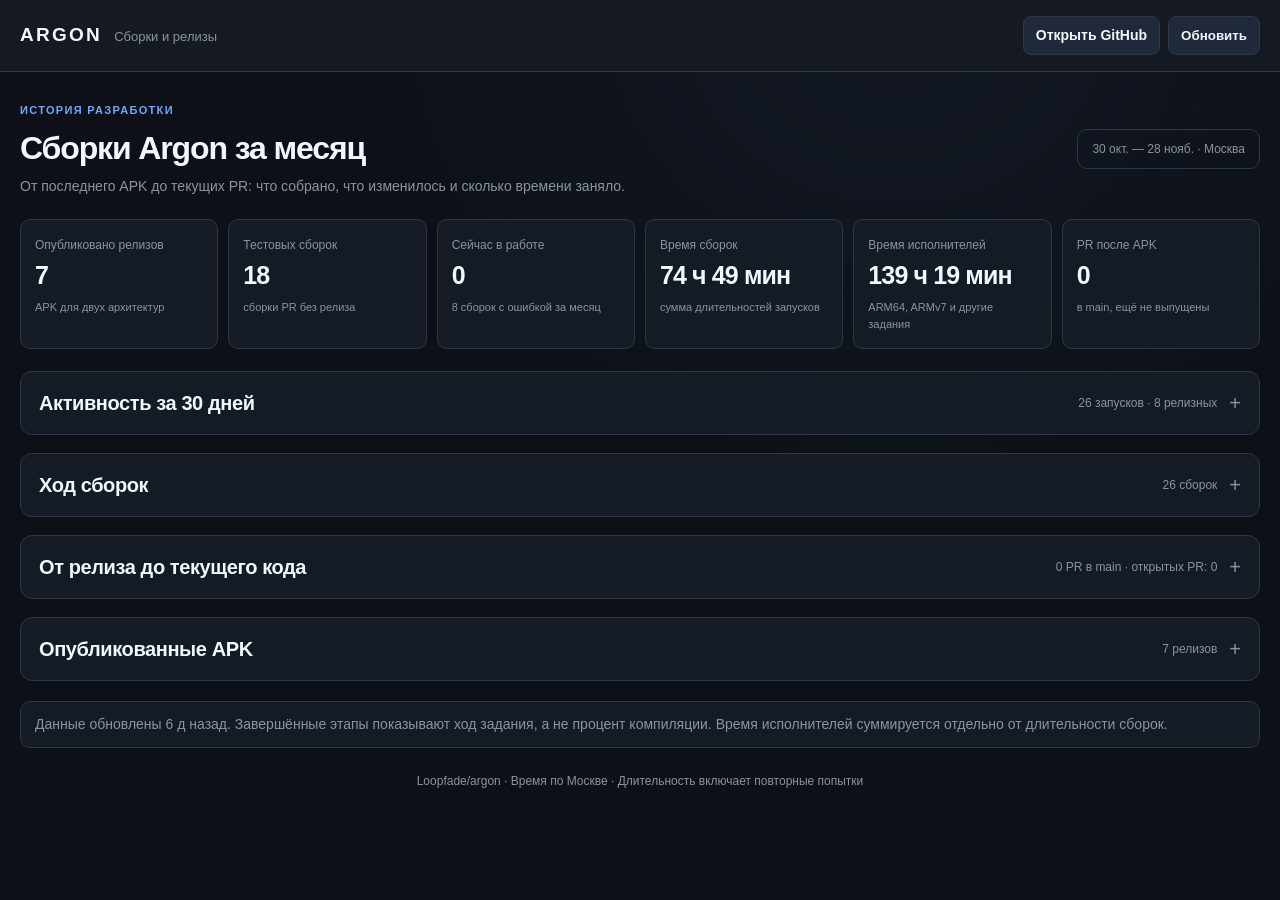
<file: index.html>
<!doctype html>
<html lang="ru">
<head>
  <meta charset="utf-8">
  <meta name="viewport" content="width=device-width, initial-scale=1">
  <meta name="color-scheme" content="dark">
  <title>Argon — сборки и релизы</title>
  <style>
    :root{
      --bg:#0d1117;--panel:#161b22;--panel2:#21262d;--border:#30363d;
      --text:#f0f6fc;--muted:#8b949e;--green:#3fb950;--yellow:#d29922;
      --red:#f85149;--blue:#58a6ff;--purple:#bc8cff;
    }
    *{box-sizing:border-box}
    html{background:var(--bg)}
    body{
      margin:0;color:var(--text);background:var(--bg);
      font:14px/1.5 -apple-system,BlinkMacSystemFont,"Segoe UI",Helvetica,Arial,sans-serif;
    }
    a{color:var(--blue);text-decoration:none}
    a:hover{text-decoration:underline}
    .wrap{max-width:1280px;margin:0 auto;padding:0 20px 48px}
    header{
      position:sticky;top:0;z-index:10;background:rgba(22,27,34,.96);
      backdrop-filter:blur(12px);border-bottom:1px solid var(--border)
    }
    .head{
      max-width:1280px;margin:0 auto;padding:16px 20px;display:flex;
      align-items:center;gap:16px;justify-content:space-between
    }
    .brand{display:flex;align-items:baseline;gap:12px;min-width:0}
    .brand strong{font-size:22px;letter-spacing:.02em}
    .brand span{color:var(--muted);white-space:nowrap;overflow:hidden;text-overflow:ellipsis}
    .actions{display:flex;gap:8px}
    button,.button{
      appearance:none;border:1px solid var(--border);background:var(--panel2);
      color:var(--text);border-radius:8px;padding:8px 12px;font-weight:600;
      cursor:pointer;text-decoration:none
    }
    button:hover,.button:hover{border-color:#6e7681;text-decoration:none}
    button:disabled{opacity:.6;cursor:default}
    .hero{
      margin:24px 0 20px;padding:22px;border:1px solid var(--border);
      background:var(--panel);border-radius:14px
    }
    .hero-top{display:flex;justify-content:space-between;gap:20px;align-items:flex-start}
    .hero h1{margin:0 0 4px;font-size:30px}
    .meta{color:var(--muted)}
    .pill{
      display:inline-flex;align-items:center;gap:8px;border:1px solid var(--border);
      border-radius:999px;padding:8px 12px;font-weight:700;white-space:nowrap
    }
    .dot{width:10px;height:10px;border-radius:50%;background:var(--muted);display:inline-block}
    .status-success .dot{background:var(--green)}
    .status-failure .dot{background:var(--red)}
    .status-progress .dot{background:var(--yellow)}
    .status-queued .dot{background:var(--blue)}
    .status-cancelled .dot,.status-skipped .dot{background:var(--muted)}
    .metrics{
      display:grid;grid-template-columns:repeat(5,minmax(0,1fr));gap:10px;margin-top:20px
    }
    .metric{
      padding:12px 14px;border:1px solid var(--border);background:var(--bg);border-radius:10px
    }
    .metric-label{color:var(--muted);font-size:12px}
    .metric-value{font-weight:800;font-size:18px;margin-top:3px;white-space:nowrap;overflow:hidden;text-overflow:ellipsis}
    .section-title{margin:26px 0 12px;font-size:20px}
    .pipeline{display:grid;grid-template-columns:repeat(5,minmax(0,1fr));gap:12px}
    .stage,.card{
      border:1px solid var(--border);background:var(--panel);border-radius:12px;padding:16px
    }
    .stage-name{display:flex;gap:10px;align-items:center;font-weight:700;min-height:42px}
    .stage-status{margin-top:12px;font-weight:800}
    .stage-detail{margin-top:5px;color:var(--muted);font-size:12px;min-height:36px}
    .stage-time{font-size:20px;font-weight:800;margin-top:10px}
    .timeline{
      border:1px solid var(--border);background:var(--panel);border-radius:12px;padding:16px
    }
    .timeline-row{
      display:grid;grid-template-columns:150px minmax(0,1fr) 90px;gap:12px;align-items:center;
      min-height:44px;border-top:1px solid rgba(48,54,61,.55)
    }
    .timeline-row:first-child{border-top:0}
    .timeline-label{font-weight:700}
    .timeline-time{text-align:right;color:var(--muted);font-variant-numeric:tabular-nums}
    .track{position:relative;height:18px;background:var(--bg);border:1px solid var(--border);border-radius:999px;overflow:hidden}
    .bar{position:absolute;top:0;bottom:0;min-width:3px;border-radius:999px;background:var(--blue)}
    .bar.success{background:var(--green)}
    .bar.progress{background:var(--yellow)}
    .bar.failure{background:var(--red)}
    .architecture-grid{display:grid;grid-template-columns:1fr 1fr;gap:16px}
    details.arch{
      border:1px solid var(--border);background:var(--panel);border-radius:12px;overflow:hidden
    }
    details.arch summary{
      list-style:none;cursor:pointer;padding:16px;display:flex;gap:12px;align-items:center;
      justify-content:space-between
    }
    details.arch summary::-webkit-details-marker{display:none}
    .arch-title{display:flex;gap:10px;align-items:center;font-weight:800;font-size:16px}
    .arch-summary{display:flex;flex-wrap:wrap;gap:8px;align-items:center;color:var(--muted);font-variant-numeric:tabular-nums}
    .arch-body{border-top:1px solid var(--border);padding:0 16px 14px}
    .arch-metrics{display:flex;flex-wrap:wrap;gap:8px;margin:14px 0}
    .mini{
      padding:7px 9px;border:1px solid var(--border);border-radius:8px;background:var(--bg);color:var(--muted)
    }
    .mini strong{color:var(--text)}
    .attempt-heading{margin:18px 0 8px;color:var(--muted);font-weight:600}
    .step{
      display:grid;grid-template-columns:minmax(0,1fr) 90px 90px;gap:10px;
      padding:8px 0;border-top:1px solid rgba(48,54,61,.55);align-items:center
    }
    .step:first-child{border-top:0}
    .step-name{min-width:0;white-space:nowrap;overflow:hidden;text-overflow:ellipsis}
    .step-status{font-size:12px;font-weight:800}
    .step-time{text-align:right;color:var(--muted);font-variant-numeric:tabular-nums}
    .grid{display:grid;grid-template-columns:minmax(0,2fr) minmax(300px,1fr);gap:16px;align-items:start}
    .history{overflow:hidden;padding:0}
    .run{
      display:grid;grid-template-columns:70px 1.2fr .7fr 100px 110px auto;gap:12px;
      align-items:center;padding:14px 16px;border-top:1px solid var(--border)
    }
    .run:first-child{border-top:0}
    .history button.run{
      width:100%;border-left:0;border-right:0;border-bottom:0;border-radius:0;
      background:transparent;color:inherit;text-align:left
    }
    .history button.run:hover{background:var(--panel2)}
    .history button.run.selected{background:var(--panel2);box-shadow:inset 3px 0 var(--blue)}
    .run-num{font-weight:800;font-size:16px}
    .run-kind,.run-time{color:var(--muted)}
    .run-sha{font-family:ui-monospace,SFMono-Regular,Menlo,Consolas,monospace}
    .run-duration{font-variant-numeric:tabular-nums;font-weight:700}
    .run-status{font-weight:700}
    .side-stack{display:grid;gap:16px}
    .card h3{margin:0 0 14px;font-size:17px}
    .kv{display:grid;grid-template-columns:1fr auto;gap:8px 12px;margin-top:8px}
    .kv .k{color:var(--muted)}
    .artifacts li{overflow-wrap:anywhere}
    .artifacts{margin:8px 0 0;padding-left:18px}
    .artifact-size{color:var(--muted);margin-left:5px}
    .note{
      margin-top:20px;color:var(--muted);padding:12px 14px;
      border:1px solid var(--border);border-radius:10px;background:var(--panel)
    }
    .error{border-color:rgba(248,81,73,.55);color:#ffb4ad}
    .skeleton{color:var(--muted)}
    .success-text{color:var(--green)}.failure-text{color:var(--red)}
    .progress-text{color:var(--yellow)}.muted-text{color:var(--muted)}
    footer{margin-top:24px;color:var(--muted);font-size:12px;text-align:center}
    @media(max-width:1000px){
      .metrics,.pipeline{grid-template-columns:1fr 1fr}
      .architecture-grid,.grid{grid-template-columns:1fr}
      .run{grid-template-columns:62px 1fr 90px auto}
      .run-sha,.run-time{display:none}
    }
    @media(max-width:620px){
      .head{align-items:flex-start}.brand{display:block}.brand span{display:block;margin-top:2px}
      .actions .button{display:none}.hero-top{display:block}.hero .pill{margin-top:14px}
      .metrics,.pipeline{grid-template-columns:1fr}.hero h1{font-size:25px}
      .timeline-row{grid-template-columns:105px minmax(0,1fr);gap:8px}
      .timeline-time{grid-column:2;text-align:left;margin-top:-8px;padding-bottom:6px}
      .architecture-grid{grid-template-columns:1fr}
      .arch-summary{display:block;text-align:right}
      .step{grid-template-columns:minmax(0,1fr) 72px}
      .step-status{display:none}
      .run{grid-template-columns:55px 1fr auto}.run-duration{display:none}
    }

    :root{--blue:#70a7ff;--purple:#bb9aff;--panel:#151b25;--panel2:#202939;--border:#2d3748}
    body{background:radial-gradient(ellipse at 70% 0,rgba(72,92,155,.1),transparent 40%),var(--bg)}
    .head{gap:12px}.brand strong{letter-spacing:.12em;font-size:19px}.brand span{font-size:13px}
    .intro{display:flex;gap:20px;justify-content:space-between;align-items:center;margin:30px 0 22px}
    .intro h1{font-size:32px;line-height:1.2;margin:0 0 9px;letter-spacing:-.035em}.intro p{margin:0;color:var(--muted)}
    .eyebrow{font-size:11px;text-transform:uppercase;letter-spacing:.12em;color:var(--blue);margin-bottom:10px;font-weight:700}
    .period{padding:10px 14px;border:1px solid var(--border);border-radius:10px;white-space:nowrap;font-size:12px;color:var(--muted)}
    .overview-metrics{display:grid;grid-template-columns:repeat(6,minmax(0,1fr));gap:10px;margin-bottom:22px}
    .overview-metrics .metric-value{font-size:25px;letter-spacing:-.035em}.overview-metrics .metric{padding:16px 14px;background:var(--panel)}
    .metric-hint{color:var(--muted);font-size:11px;margin-top:5px;min-height:16px}
    .section-head{display:flex;align-items:center;justify-content:space-between;gap:12px;margin:25px 0 12px;flex-wrap:wrap}
    .section-head h2{font-size:20px;margin:0;letter-spacing:-.02em}.section-head .meta{font-size:12px}
    .month-card{padding:20px}.month-grid{display:grid;grid-template-columns:repeat(30,minmax(0,1fr));gap:5px;margin:22px 0 14px}
    .day{min-width:0;padding:0;border:1px solid var(--border);border-radius:5px;min-height:83px;display:flex;flex-direction:column;align-items:center;justify-content:flex-end;gap:5px;background:var(--bg);font-weight:400}
    .day:hover,.day[aria-pressed=true]{border-color:var(--blue);background:rgba(112,167,255,.1)}
    .day-bars{height:44px;display:flex;align-items:flex-end;gap:2px;width:70%;justify-content:center}.day-bar{width:40%;min-height:0;border-radius:2px 2px 0 0;background:var(--blue)}.day-bar.test{background:var(--purple)}
    .day.failed{box-shadow:inset 0 2px var(--red)}.day-num{font-size:10px;color:var(--muted);padding-bottom:5px}
    .legend{display:flex;gap:17px;align-items:center;flex-wrap:wrap;font-size:12px;color:var(--muted)}.legend i{display:inline-block;width:8px;height:8px;border-radius:2px;margin-right:6px}
    .legend .date-reset{margin-left:auto;font-size:11px;padding:4px 8px}.type-tag{display:inline-flex;border-radius:5px;padding:3px 7px;font-size:10px;font-weight:700;letter-spacing:.03em;background:rgba(112,167,255,.12);color:var(--blue);white-space:nowrap}.type-tag.test{background:rgba(187,154,255,.12);color:var(--purple)}.type-tag.legacy{background:var(--panel2);color:var(--muted)}
    .filters{display:flex;gap:5px;flex-wrap:wrap}.filter{font-size:12px;font-weight:500;padding:7px 10px;background:transparent}.filter[aria-pressed=true]{background:var(--panel2);border-color:var(--blue);color:var(--blue)}
    .build-list{padding:0;overflow:hidden}.build-row{display:grid;grid-template-columns:minmax(0,1fr) 40px;border-top:1px solid var(--border)}.build-row:first-child{border-top:0}.build-row.selected{background:rgba(112,167,255,.06);box-shadow:inset 3px 0 var(--blue)}
    .build-select{border:0;background:none;border-radius:0;width:100%;padding:16px 18px;display:grid;grid-template-columns:minmax(220px,1.7fr) minmax(120px,1fr) 100px 100px;align-items:center;gap:18px;text-align:left;font-weight:400}.build-select:hover{background:rgba(255,255,255,.025)}
    .build-name{display:flex;gap:9px;align-items:center;flex-wrap:wrap;font-weight:700}.build-sub{font-size:11px;color:var(--muted);margin-top:5px;overflow:hidden;text-overflow:ellipsis;white-space:nowrap}.build-version{color:var(--text);font-weight:600}.build-ref{white-space:normal;overflow-wrap:anywhere}.build-duration{font-weight:700;font-variant-numeric:tabular-nums;font-size:13px}.build-status{font-size:11px;font-weight:700}
    .build-link{display:flex;align-items:center;justify-content:center;font-size:18px;color:var(--muted)}.stage-meter{height:4px;background:var(--border);border-radius:99px;overflow:hidden;margin:7px 0 4px}.stage-meter span{display:block;height:100%;background:var(--blue)}.stage-count{font-size:11px;color:var(--muted)}
    .empty{padding:28px 18px;color:var(--muted);font-size:13px;text-align:center}.load-more{width:100%;margin-top:10px;font-size:12px}.detail-panel{margin-top:22px;background:var(--panel);border:1px solid var(--border);border-radius:14px;padding:22px}
    .detail-panel h2{margin:0 0 6px;font-size:21px}.detail-heading{display:flex;gap:15px;justify-content:space-between;align-items:start}.detail-heading .pill{font-size:11px;padding:6px 10px}.detail-panel .pipeline{grid-template-columns:repeat(5,minmax(0,1fr));gap:8px;margin:17px 0}.detail-panel .stage{padding:12px;background:var(--bg)}.stage-name{font-size:12px;min-height:32px}.stage-status{font-size:11px}.stage-time{font-size:16px}.stage-detail{min-height:30px;font-size:10px}
    .detail-meta{display:flex;gap:14px;align-items:center;flex-wrap:wrap;font-size:12px;color:var(--muted);margin-top:12px}.detail-panel .metrics{grid-template-columns:repeat(3,minmax(0,1fr));margin-top:16px}.detail-panel .metric-value{font-size:15px}.detail-panel .timeline{background:var(--bg);margin-top:14px}.architecture-grid{margin-top:14px}
    .change-grid{display:grid;grid-template-columns:minmax(0,1.2fr) minmax(0,1fr);gap:16px;align-items:start}.change-grid h3{font-size:17px}.subtle{font-size:12px;color:var(--muted)}.diff-values{display:flex;gap:12px;align-items:center;flex-wrap:wrap;margin:12px 0;font-size:13px}.add{color:var(--green)}.del{color:var(--red)}
    .pr-item{padding:15px 0;border-top:1px solid var(--border)}.pr-item:first-child{border-top:0;padding-top:0}.pr-item h4{margin:0 0 7px;font-size:14px;line-height:1.5;overflow-wrap:anywhere}.pr-item p{margin:6px 0;font-size:12px;color:var(--muted)}.pr-links{display:flex;gap:14px;flex-wrap:wrap;margin-top:9px;font-size:12px}.pr-state{font-size:11px;color:var(--muted)}
    .release-list{display:grid;gap:12px}.release-item{padding:16px;border:1px solid var(--border);border-radius:10px;background:var(--bg)}.release-top{display:flex;gap:15px;justify-content:space-between;align-items:start}.release-title{font-weight:700;font-size:16px}.pr-number{font-size:23px;line-height:1;font-weight:800;color:var(--blue);text-align:right;white-space:nowrap}.pr-number small{display:block;font-size:10px;margin-top:5px;color:var(--muted);font-weight:400}.downloads{display:flex;gap:8px;margin-top:12px;flex-wrap:wrap}.download{font-size:11px;padding:5px 9px;border:1px solid var(--border);border-radius:6px}.pr-list{padding-left:19px;margin:10px 0;color:var(--muted);font-size:12px}.pr-list li{margin-top:5px}
    .files{margin-top:12px;border-top:1px solid var(--border);font-size:12px}.files summary{cursor:pointer;padding-top:12px;color:var(--muted)}.file-row{display:grid;grid-template-columns:minmax(0,1fr) auto;gap:10px;padding:8px 0;border-bottom:1px solid var(--border)}.file-path{font-family:ui-monospace,monospace;font-size:11px;overflow-wrap:anywhere}.file-stats{white-space:nowrap}.notice-small{padding:12px 0;color:var(--muted);font-size:12px}.detail-panel[hidden]{display:none}
    @media(max-width:1050px){.overview-metrics{grid-template-columns:repeat(3,minmax(0,1fr))}.build-select{grid-template-columns:minmax(180px,1.5fr) minmax(100px,1fr) 95px}.build-status{display:none}.change-grid{grid-template-columns:1fr}.detail-panel .pipeline{grid-template-columns:repeat(3,minmax(0,1fr))}.day{min-height:75px}.month-grid{gap:3px}}
    @media(max-width:620px){.wrap{padding:0 14px 30px}.head{padding:13px 14px}.brand strong{font-size:17px}.brand span{font-size:11px}.actions{gap:5px}.actions .button{display:none}button{padding:7px 10px}.intro{margin:23px 0 18px;align-items:start;flex-direction:column;gap:12px}.intro h1{font-size:28px}.intro p{font-size:12px}.period{font-size:11px;padding:6px 9px}.overview-metrics{grid-template-columns:repeat(2,minmax(0,1fr));gap:8px}.overview-metrics .metric-value{font-size:23px}.overview-metrics .metric{padding:13px 12px}.metric-label{font-size:11px}.metric-hint{font-size:10px}.month-card{padding:14px}.month-grid{grid-template-columns:repeat(15,minmax(0,1fr));gap:4px;margin-top:14px}.day{min-height:65px}.day-bars{height:34px}.section-head h2{font-size:18px}.filters{width:100%}.filter{flex:1;padding:7px 6px;font-size:11px}.build-select{padding:14px 13px;grid-template-columns:minmax(0,1fr) 78px;gap:8px}.build-progress{grid-column:1;grid-row:2}.build-duration{grid-column:2;grid-row:1;font-size:11px;text-align:right}.build-status{display:block;grid-column:2;grid-row:2;text-align:right;font-size:10px}.build-row{grid-template-columns:minmax(0,1fr) 26px}.type-tag{font-size:9px}.build-name{font-size:12px;gap:6px}.detail-panel{padding:16px 12px}.detail-heading{display:block}.detail-heading .pill{margin-top:10px}.detail-panel .pipeline{grid-template-columns:repeat(2,minmax(0,1fr))}.detail-panel .metrics{grid-template-columns:repeat(2,minmax(0,1fr))}.detail-panel h2{font-size:18px}.stage-detail{min-height:0}.detail-meta{font-size:11px;gap:8px}.architecture-grid{gap:9px}.release-title{font-size:14px}.legend{gap:10px;font-size:10px}.pr-item h4{font-size:13px}.timeline{padding:10px}.step-name{white-space:normal}.step{font-size:11px}.kv{grid-template-columns:minmax(0,1fr) auto}.release-top{gap:8px}}

    .section-collapse{margin-top:18px;border:1px solid var(--border);background:var(--panel);border-radius:12px;overflow:hidden}
    .section-collapse>summary.section-head{margin:0;padding:16px 18px;list-style:none;cursor:pointer}
    .section-collapse>summary h2{flex:1}.section-collapse>summary::after,.release-top::after,.pr-summary::after{content:"+";color:var(--muted);font-size:20px;font-weight:400}
    .section-collapse[open]>summary::after,.release-item[open]>.release-top::after,.pr-item[open]>.pr-summary::after{content:"−"}
    .section-content{padding:0 16px 16px}.section-collapse .month-card,.section-collapse .build-list{border:0;border-radius:0}
    .section-collapse .month-card{padding-top:0}.build-filters{padding:0 16px 12px}.build-row{display:block}.build-select{list-style:none;cursor:pointer;position:relative;padding-right:42px}
    .build-select::after{content:"+";position:absolute;right:16px;top:50%;transform:translateY(-50%);color:var(--muted);font-size:20px}.build-row[open]>.build-select::after{content:"−"}
    .build-select::-webkit-details-marker,.section-collapse>summary::-webkit-details-marker,.release-top::-webkit-details-marker,.pr-summary::-webkit-details-marker{display:none}
    .build-row[open]{box-shadow:inset 3px 0 var(--blue)}.build-body>.detail-panel{margin:0;border:0;border-top:1px solid var(--border);border-radius:0;background:var(--bg)}
    .release-top,.pr-summary{list-style:none;cursor:pointer}.release-top{align-items:center}.release-body{padding-top:12px}.pr-summary{display:flex;gap:12px;align-items:center}.pr-summary h4{flex:1;margin:0}.pr-body{padding-top:10px}
    .release-list{padding:0 16px 16px}.section-collapse .load-more{margin:0;border-radius:0;border-width:1px 0 0}.build-actions{display:flex;gap:14px;flex-wrap:wrap;font-size:12px}
  </style>
</head>
<body>
<header><div class="head"><div class="brand"><strong>ARGON</strong><span>Сборки и релизы</span></div><div class="actions"><a class="button" href="https://github.com/Loopfade/argon/actions">Открыть GitHub</a><button id="refresh" type="button">Обновить</button></div></div></header>
<main class="wrap">
  <section class="intro"><div><div class="eyebrow">История разработки</div><h1>Сборки Argon за месяц</h1><p>От последнего APK до текущих PR: что собрано, что изменилось и сколько времени заняло.</p></div><div class="period" id="period">Последние 30 дней · Москва</div></section>
  <section class="overview-metrics" id="overview-metrics" aria-label="Итоги за месяц"></section>
  <details class="section-collapse" data-fold="activity"><summary class="section-head"><h2>Активность за 30 дней</h2><span class="meta" id="month-total"></span></summary><section class="card month-card"><div class="month-grid" id="month-grid" aria-label="Сборки по дням"></div><div class="legend"><span><i style="background:var(--blue)"></i>Релизные</span><span><i style="background:var(--purple)"></i>Тестовые</span><span><i style="background:var(--red)"></i>Были ошибки</span><button class="date-reset" id="date-reset" type="button" hidden>Все дни</button></div></section></details>
  <details class="section-collapse" id="build-section" data-fold="builds"><summary class="section-head"><h2>Ход сборок</h2><span class="meta" id="build-count"></span></summary><div class="filters build-filters" id="filters" aria-label="Вид сборки"><button class="filter" data-filter="all" aria-pressed="true">Все</button><button class="filter" data-filter="release" aria-pressed="false">Релизные</button><button class="filter" data-filter="test" aria-pressed="false">Тестовые</button><button class="filter" data-filter="active" aria-pressed="false">В работе</button></div><section class="card build-list" id="history"><div class="empty">Загрузка сборок…</div></section><button class="load-more" id="load-more" type="button" hidden>Показать ещё</button></details>
  <details class="section-collapse" data-fold="changes"><summary class="section-head"><h2>От релиза до текущего кода</h2><span class="meta" id="change-count"></span></summary><div class="change-grid section-content"><section class="card" id="unreleased"></section><section class="card"><h3>Открытые PR</h3><div id="open-prs"></div></section></div></details>
  <details class="section-collapse" data-fold="releases"><summary class="section-head"><h2>Опубликованные APK</h2><span class="meta" id="release-count"></span></summary><section class="release-list" id="releases"></section></details>
  <div class="note" id="notice" role="status">Загрузка данных…</div><footer>Loopfade/argon · Время по Москве · Длительность включает повторные попытки</footer>
</main>

<script>
(() => {
  const DATA_URL = "./dashboard-data.json";
  let model = null;

  const $ = id => document.getElementById(id);
  const esc = value => String(value == null ? "" : value).replace(/[&<>"']/g, c => ({
    "&":"&amp;","<":"&lt;",">":"&gt;",'"':"&quot;","'":"&#039;"
  }[c]));

  function ms(value) {
    if (!value) return null;
    const parsed = new Date(value).getTime();
    return Number.isFinite(parsed) ? parsed : null;
  }

  function endTime(item) {
    if (item && item.completed_at) return ms(item.completed_at);
    if (item && item.status !== "completed") return Date.now();
    return ms(item && item.updated_at);
  }

  function startTime(item) {
    return ms(item && (item.first_started_at || item.started_at || item.run_started_at || item.created_at));
  }

  function durationMs(item) {
    if (item && item.status === "completed" && Number.isFinite(item.duration_ms)) return item.duration_ms;
    if (item && item.attempts) return item.attempts.reduce((sum, attempt) => sum + (durationMs(attempt) || 0), 0);
    const start = startTime(item);
    const end = endTime(item);
    if (start == null || end == null) return null;
    return Math.max(0, end - start);
  }

  function formatDuration(value) {
    if (value == null || !Number.isFinite(value)) return "—";
    let seconds = Math.max(0, Math.round(value / 1000));
    const hours = Math.floor(seconds / 3600);
    seconds -= hours * 3600;
    const minutes = Math.floor(seconds / 60);
    seconds -= minutes * 60;
    if (hours) return hours + " ч " + String(minutes).padStart(2,"0") + " мин " + String(seconds).padStart(2,"0") + " с";
    if (minutes) return minutes + " мин " + String(seconds).padStart(2,"0") + " с";
    return seconds + " с";
  }

  function formatBytes(bytes) {
    const value = Number(bytes || 0);
    if (!value) return "0 Б";
    const units = ["Б","КиБ","МиБ","ГиБ"];
    const index = Math.min(units.length - 1, Math.floor(Math.log(value) / Math.log(1024)));
    return (value / Math.pow(1024,index)).toFixed(index < 2 ? 0 : 1) + " " + units[index];
  }

  function state(item) {
    if (!item) return { key:"queued", label:"ОЖИДАЕТ" };
    if (item.status !== "completed") {
      return item.status === "in_progress"
        ? { key:"progress", label:"В РАБОТЕ" }
        : { key:"queued", label:({queued:"В ОЧЕРЕДИ",waiting:"ОЖИДАЕТ",pending:"ОЖИДАЕТ",requested:"ЗАПРОШЕНО"})[item.status] || "ОЖИДАЕТ" };
    }
    const conclusion = item.conclusion || "completed";
    const map = {
      success:["success","УСПЕШНО"],
      failure:["failure","ОШИБКА"],
      cancelled:["cancelled","ОТМЕНЕНО"],
      skipped:["skipped","ПРОПУЩЕНО"],
      neutral:["cancelled","БЕЗ РЕЗУЛЬТАТА"],
      timed_out:["failure","ЛИМИТ ВРЕМЕНИ"],
      action_required:["failure","ТРЕБУЕТ ВНИМАНИЯ"],
      startup_failure:["failure","ОШИБКА ЗАПУСКА"],
      stale:["cancelled","УСТАРЕЛО"]
    };
    const pair = map[conclusion] || ["cancelled", "ЗАВЕРШЕНО"];
    return { key:pair[0], label:pair[1] };
  }

  function statusTextClass(item) {
    const s = state(item).key;
    if (s === "success") return "success-text";
    if (s === "failure") return "failure-text";
    if (s === "progress") return "progress-text";
    return "muted-text";
  }

  function timeAgo(value) {
    if (!value) return "—";
    const seconds = Math.max(0, (Date.now() - new Date(value).getTime()) / 1000);
    if (seconds < 60) return Math.floor(seconds) + " с назад";
    if (seconds < 3600) return Math.floor(seconds / 60) + " мин назад";
    if (seconds < 86400) return Math.floor(seconds / 3600) + " ч назад";
    return Math.floor(seconds / 86400) + " д назад";
  }

  function eventLabel(event) {
    if (event === "workflow_dispatch") return "Ручная сборка";
    if (event === "push") return "Проверка изменений";
    if (event === "workflow_run") return "Продолжение сборки";
    if (event === "pull_request") return "Запрос на слияние";
    return event || "Неизвестно";
  }

  async function requestSnapshot() {
    const separator = DATA_URL.includes("?") ? "&" : "?";
    const response = await fetch(DATA_URL + separator + "t=" + Date.now(), { cache:"no-store" });
    if (!response.ok) throw new Error("Ошибка загрузки данных: " + response.status);
    return response.json();
  }

  function findJobs(jobs) {
    const find = (...prefixes) => jobs.find(job =>
      prefixes.some(prefix => job.name === prefix || job.name.startsWith(prefix + " /")));
    return {
      gate: find("Подобрать совместимый подготовленный образ Chromium", "Подготовить общий Docker-образ из коммита PR", "Подготовить общий Docker-образ main из коммита ветки",
        "Ensure compatible prepared Chromium image", "Require latest compatible prepared image"),
      arm64: find("Собрать и проверить arm64", "Build and verify arm64"),
      arm: find("Собрать и проверить arm", "Build and verify arm"),
      publish: find("Опубликовать проверенный релиз для двух архитектур ARM",
        "Publish verified dual-ARM release")
    };
  }

  function renderPill(target, item) {
    const s = state(item);
    target.className = "pill status-" + s.key;
    target.innerHTML = '<span class="dot"></span><span>' + esc(s.label) + '</span>';
  }

  function jobDuration(job) {
    return formatDuration(durationMs(job));
  }

  function criticalPath(parts) {
    const candidates = [
      ["arm64-v8a", parts.arm64],
      ["armeabi-v7a", parts.arm]
    ].filter(x => x[1] && durationMs(x[1]) != null);
    if (!candidates.length) return "—";
    candidates.sort((a,b) => endTime(b[1]) - endTime(a[1]));
    return candidates[0][0];
  }

  function renderMetrics(latest, jobs) {
    const parts = findJobs(jobs);
    const total = durationMs(latest);
    const items = [
      ["Общее время", formatDuration(total)],
      ["arm64-v8a", jobDuration(parts.arm64)],
      ["armeabi-v7a", jobDuration(parts.arm)],
      ["Дольше всего", criticalPath(parts)],
      ["Публикация", jobDuration(parts.publish)]
    ];
    $("metrics").innerHTML = items.map(item =>
      '<div class="metric"><div class="metric-label">' + esc(item[0]) +
      '</div><div class="metric-value">' + esc(item[1]) + '</div></div>'
    ).join("");
  }

  function renderPipeline(latest, jobs, isTest=false, target=$("pipeline")) {
    const parts = findJobs(jobs);
    const stages = [
      ["Образ Chromium", parts.gate, "Подготовка совместимого образа"],
      ["arm64-v8a", parts.arm64, "Сборка, подпись и проверка APK"],
      ["armeabi-v7a", parts.arm, "Сборка, подпись и проверка APK"],
      isTest ? ["Артефакты", latest, "Тестовая сборка без публикации релиза"] : ["Публикация", parts.publish, "Проверка и публикация APK"],
      ["Вся сборка", latest, "От начала до завершения"]
    ];

    const markup = stages.map(row => {
      const name=row[0], item=row[1], detail=row[2], s=state(item);
      return '<article class="stage">' +
        '<div class="stage-name"><span class="dot" style="background:var(--' +
          (s.key === "success" ? "green" : s.key === "failure" ? "red" : s.key === "progress" ? "yellow" : "muted") +
          ')"></span><span>' + esc(name) + '</span></div>' +
        '<div class="stage-status ' + statusTextClass(item) + '">' + esc(s.label) + '</div>' +
        '<div class="stage-time">' + esc(formatDuration(durationMs(item))) + '</div>' +
        '<div class="stage-detail">' + esc(detail) + '</div>' +
      '</article>';
    }).join("");
    if(target)target.innerHTML=markup;
    return markup;
  }

  function renderTimeline(latest, jobs, target=$("timeline")) {
    const parts=findJobs(jobs);
    const runStart=startTime(latest);
    const runEnd=endTime(latest);
    const total=(runStart != null && runEnd != null) ? Math.max(1,runEnd-runStart) : 1;

    const rows = [
      ["Образ Chromium", parts.gate],
      ["arm64-v8a", parts.arm64],
      ["armeabi-v7a", parts.arm],
      ["Публикация", parts.publish]
    ].filter(row => row[1]);

    const markup = rows.map(row => {
      const name=row[0], item=row[1];
      const bars=jobAttempts(item).map(attempt => {
        const start=startTime(attempt), end=endTime(attempt);
        const left=start == null ? 0 : Math.max(0,Math.min(100,((start-runStart)/total)*100));
        const width=(start == null || end == null) ? 0 :
          Math.max(.4,Math.min(100-left,((end-start)/total)*100));
        const status=state(attempt);
        const title="Попытка " + (attempt.run_attempt || 1) + " · " + status.label +
          " · " + formatDuration(durationMs(attempt));
        return '<div class="bar ' + esc(status.key) + '" title="' + esc(title) +
          '" style="left:' + left.toFixed(2) + '%;width:' + width.toFixed(2) + '%"></div>';
      }).join("");
      return '<div class="timeline-row">' +
        '<div class="timeline-label">' + esc(name) + '</div>' +
        '<div class="track">' + bars + '</div>' +
        '<div class="timeline-time">' + esc(formatDuration(durationMs(item))) + '</div>' +
      '</div>';
    }).join("");
    if(target)target.innerHTML=markup;
    return markup;
  }

  function jobAttempts(job) {
    return job ? (job.attempts && job.attempts.length ? job.attempts : [job]) : [];
  }

  function allSteps(job) {
    return jobAttempts(job).flatMap(attempt => attempt.steps || []);
  }

  function checkpointStats(job) {
    const warm=allSteps(job).filter(s =>
      /^Warm local compiler cache \(checkpoint \d+\/\d+\)$/.test(s.name) ||
      /^Preserve progress after up to (?:one|two|three|four|five) hours?$/.test(s.name) ||
      /^Сохранить прогресс за (?:первый|второй|третий|четвёртый|пятый) час$/.test(s.name));
    return {
      success:warm.filter(s => s.conclusion === "success").length,
      skipped:warm.filter(s => s.conclusion === "skipped").length,
      total:warm.length,
      continuous:warm.some(step => !step.name.startsWith("Warm local compiler cache"))
    };
  }

  function stepDuration(job, ...fragments) {
    const values=allSteps(job).filter(step => fragments.some(fragment => step.name.includes(fragment)))
      .map(durationMs).filter(value => value != null);
    return values.length ? values.reduce((total,value) => total + value,0) : null;
  }

  function apkDuration(job) {
    const intervals=jobAttempts(job).map(attempt => {
      const steps=attempt.steps || [];
      const start=steps.find(step => ["Запустить непрерывную сборку APK",
        "Start one uninterrupted APK build"].includes(step.name));
      const finish=steps.find(step => ["Получить результат сборки",
        "Collect actual build result"].includes(step.name));
      return start && finish ? durationMs({started_at:start.started_at,
        completed_at:finish.completed_at}) : null;
    }).filter(value => value != null);
    return intervals.length ? intervals.reduce((total,value) => total + value,0)
      : stepDuration(job,"Сборка, подпись и проверка APK");
  }

  function visibleSteps(job) {
    if (!job || !job.steps) return [];
    const hidden = name =>
      name === "Set up job" || name === "Complete job" || name.startsWith("Post ");
    const output=[];
    let skippedStart=null, skippedEnd=null;

    function flushSkipped() {
      if (skippedStart == null) return;
      output.push({
        name:"Снимки кеша " + skippedStart + (skippedEnd !== skippedStart ? "–" + skippedEnd : ""),
        status:"completed", conclusion:"skipped", started_at:null, completed_at:null, synthetic:true
      });
      skippedStart=null; skippedEnd=null;
    }

    job.steps.forEach(step => {
      if (hidden(step.name)) return;
      const match=step.name.match(/^(?:Warm local compiler cache \(checkpoint (\d+)\/\d+\)|Save compiler cache checkpoint (\d+)|Drop cache superseded by checkpoint (\d+))$/);
      if (step.conclusion === "skipped" && match) {
        const n=Number(match[1] || match[2] || match[3]);
        if (skippedStart == null) skippedStart=n;
        skippedEnd=n;
        return;
      }
      flushSkipped();
      output.push(step);
    });
    flushSkipped();

    const dedup=[];
    output.forEach(step => {
      if (step.synthetic && dedup.length && dedup[dedup.length-1].synthetic &&
          dedup[dedup.length-1].name === step.name) return;
      dedup.push(step);
    });
    return dedup;
  }

  function renderArchitecture(name, job, foldPrefix="") {
    if (!job) {
      return '<details class="arch" data-fold="'+esc(foldPrefix+'arch/'+name)+'"><summary><div class="arch-title">' + esc(name) +
        '</div><div class="arch-summary">Ожидает</div></summary></details>';
    }
    const s=state(job);
    const stats=checkpointStats(job);
    const apk=apkDuration(job);
    const restore=stepDuration(job,"Restore compiler cache","Восстановить кеш компиляции");
    const attempts=jobAttempts(job);

    return '<details class="arch" data-fold="'+esc(foldPrefix+'arch/'+name)+'">' +
      '<summary><div class="arch-title"><span class="dot" style="background:var(--' +
        (s.key === "success" ? "green" : s.key === "failure" ? "red" : s.key === "progress" ? "yellow" : "muted") +
        ')"></span>' + esc(name) + '</div>' +
        '<div class="arch-summary"><strong>' + esc(formatDuration(durationMs(job))) +
        '</strong> · ' + esc(s.label) + ' · ' + attempts.length +
        ' ' + plural(attempts.length, 'попытка', 'попытки', 'попыток') + '</div></summary>' +
      '<div class="arch-body">' +
        '<div class="arch-metrics">' +
          '<div class="mini">' + (stats.continuous ? 'Снимки кеша' : 'Прогрев') + ' <strong>' + esc(stats.success) + '/' + esc(stats.total) + '</strong></div>' +
          '<div class="mini">APK <strong>' + esc(formatDuration(apk)) + '</strong></div>' +
          '<div class="mini">Восстановление кеша <strong>' + esc(formatDuration(restore)) + '</strong></div>' +
        '</div>' +
        attempts.map(attempt => {
          const heading='<div class="attempt-heading">Попытка ' + (attempt.run_attempt || 1) +
            ' · ' + esc(state(attempt).label) + ' · ' + esc(formatDuration(durationMs(attempt))) + '</div>';
          return heading + visibleSteps(attempt).map(step => {
            const ss=state(step);
            return '<div class="step">' +
              '<div class="step-name" title="' + esc(step.name) + '">' + esc(translateStep(step.name)) + '</div>' +
              '<div class="step-status ' + statusTextClass(step) + '">' + esc(ss.label) + '</div>' +
              '<div class="step-time">' + esc(step.synthetic ? "—" : formatDuration(durationMs(step))) + '</div>' +
            '</div>';
          }).join("");
        }).join("") +
      '</div></details>';
  }

  function renderArchitectures(jobs) {
    const parts=findJobs(jobs);
    $("architectures").innerHTML =
      renderArchitecture("arm64-v8a",parts.arm64) +
      renderArchitecture("armeabi-v7a",parts.arm);
  }


  const filters={kind:"all",date:"",limit:20};
  const dateFormat=new Intl.DateTimeFormat("ru-RU",{day:"numeric",month:"short",timeZone:"Europe/Moscow"});
  const timeFormat=new Intl.DateTimeFormat("ru-RU",{day:"numeric",month:"short",hour:"2-digit",minute:"2-digit",timeZone:"Europe/Moscow"});
  const dayKey=value => new Intl.DateTimeFormat("sv-SE",{timeZone:"Europe/Moscow"}).format(new Date(value));
  const dateText=value => value ? timeFormat.format(new Date(value)) : "—";
  const dayText=value => value ? dateFormat.format(new Date(value+"T12:00:00+03:00")) : "—";
  function link(url,label,cls="") {
    if (!/^https:\/\//i.test(url || "")) return esc(label);
    return '<a class="'+esc(cls)+'" href="'+esc(url)+'" target="_blank" rel="noopener noreferrer">'+esc(label)+'</a>';
  }
  function plural(n,one,few,many) {return n%10===1&&n%100!==11?one:n%10>=2&&n%10<=4&&(n%100<12||n%100>14)?few:many;}
  function kindLabel(build) {return ({release:"Релизная",test:"Тестовая",legacy:"Архивная"})[build.kind] || "Сборка";}
  // The dashboard branch owns the presentation. The snapshot already contains
  // the exact source SHA for each verified release and pinned PR test build.
  // Resolve its lockfile directly without changing the main CI pipeline.
  const chromiumBySha = new Map();
  function verifiedBuildSource(build) {
    const sha = build.source_verified === true ? build.source_sha : null;
    return typeof sha === "string" && /^[a-f0-9]{40}$/.test(sha) ? sha : null;
  }
  function buildChromiumLabel(build) {
    return "Chromium " + (build.chromium_version || (verifiedBuildSource(build) ? "определяется…" : "версия неизвестна"));
  }
  function buildReference(build) {
    if (build.release?.tag_name) return "Опубликованный релиз: " + build.release.tag_name;
    if (build.baseline_tag) return "Базовый релиз для сравнения: " + build.baseline_tag;
    return build.kind === "test" ? "Без публикации релиза" : "APK ещё не опубликован";
  }
  async function hydrateChromiumVersions(snapshot) {
    await Promise.all((snapshot.builds || []).map(async build => {
      const sha = verifiedBuildSource(build);
      if (!sha) { build.chromium_version = null; return; }
      if (!chromiumBySha.has(sha)) {
        const request = fetch("https://raw.githubusercontent.com/Loopfade/argon/" + sha + "/build-lock.json",
          {cache:"force-cache"})
          .then(response => {if (!response.ok) throw new Error("Chromium lockfile unavailable"); return response.json();})
          .then(lock => {
            const v = lock?.chromium_version;
            return typeof v === "string" && /^\d+(?:\.\d+){3}$/.test(v) ? v : null;
          })
          .catch(() => null);
        chromiumBySha.set(sha, request);
      }
      build.chromium_version = await chromiumBySha.get(sha);
    }));
    if (model === snapshot) renderModel();
  }
  function translateStep(name) {
    const labels={"Build, sign and verify APK":"Собрать, подписать и проверить APK","Start one uninterrupted APK build":"Запустить непрерывную сборку APK","Collect actual build result":"Получить результат сборки","Restore compiler cache":"Восстановить кеш компиляции","Save compiler cache":"Сохранить кеш компиляции","Inspect compiler cache and stop compilation":"Проверить кеш и остановить компиляцию","Upload verified APK and provenance":"Загрузить APK и данные о сборке"};
    if (labels[name]) return labels[name];
    return String(name).replace(/^Warm local compiler cache \(checkpoint (\d+)\/(\d+)\)$/,"Прогреть кеш (снимок $1/$2)")
      .replace(/^Save compiler cache checkpoint (\d+)$/,"Сохранить снимок кеша $1")
      .replace(/^Drop cache superseded by checkpoint (\d+)$/,"Удалить старый снимок кеша $1");
  }
  function progress(build) {
    const jobs=(build.jobs || []).filter(j=>j.conclusion!=="skipped");
    const finished=jobs.filter(j=>j.status==="completed").length;
    return {finished,total:jobs.length,percent:jobs.length?Math.round(finished/jobs.length*100):0};
  }
  function filteredBuilds() {return (model?.builds || []).filter(b=>(filters.kind==="all" || b.kind===filters.kind || (filters.kind==="active" && b.run.status!=="completed")) && (!filters.date || dayKey(b.run.created_at)===filters.date));}
  function disclosureState() {return model.disclosures ||= new Map();}
  function openBuilds() {$("build-section").open=true;disclosureState().set("builds",true);}
  function disclosureNodes(root=document) {return Array.from(root.querySelectorAll?.("details[data-fold]") || []);}
  function rememberDisclosures() {for(const node of disclosureNodes())disclosureState().set(node.dataset.fold,node.open);}
  function loadBuildBody(node) {
    if(node.isConnected===false)return;
    const body=node.querySelector("[data-build-body]");
    const build=model.builds.find(b=>String(b.run.id)===node.dataset.buildId);
    if(!body || !build || body.dataset.loaded)return;
    body.innerHTML=buildDetails(build);body.dataset.loaded="true";restoreDisclosures(body);
  }
  function restoreDisclosures(root=document) {
    for(const node of disclosureNodes(root)){
      if(disclosureState().has(node.dataset.fold))node.open=disclosureState().get(node.dataset.fold);
      if(node.open && node.dataset.buildId)loadBuildBody(node);
      if(node.dataset.foldBound)continue;
      node.dataset.foldBound="true";
      node.addEventListener("toggle",()=>{
        if(node.isConnected===false)return;
        disclosureState().set(node.dataset.fold,node.open);
        if(node.open && node.dataset.buildId)loadBuildBody(node);
      });
    }
  }
  function compactDuration(value) {if(value>=3600000)return Math.floor(value/3600000)+" ч "+Math.floor(value/60000)%60+" мин";return formatDuration(value);}
  function metric(label,value,hint,runId=null) {return '<div class="metric"><div class="metric-label">'+esc(label)+'</div><div class="metric-value"'+(runId?' data-live-run="'+esc(runId)+'"':'')+'>'+esc(value)+'</div><div class="metric-hint">'+esc(hint || "")+'</div></div>';}
  function renderOverview() {
    const builds=model.builds, active=builds.filter(b=>b.run.status!=="completed").length;
    const wall=builds.reduce((n,b)=>n+(durationMs(b.run)||0),0), runners=builds.reduce((n,b)=>n+(b.run.runner_ms||0),0);
    $("overview-metrics").innerHTML=[
      metric("Опубликовано релизов",(model.releases||[]).filter(r=>!model.window || r.published_at>=model.window.start).length,"APK для двух архитектур"),
      metric("Тестовых сборок",builds.filter(b=>b.kind==="test").length,"сборки PR без релиза"),
      metric("Сейчас в работе",active,builds.filter(b=>["failure","timed_out","startup_failure"].includes(b.run.conclusion)).length+" сборок с ошибкой за месяц"),
      metric("Время сборок",compactDuration(wall),"сумма длительностей запусков"),
      metric("Время исполнителей",compactDuration(runners),"ARM64, ARMv7 и другие задания"),
      metric("PR после APK",model.unreleased?.pr_count ?? "—","в main, ещё не выпущены")].join("");
    if(model.window) $("period").textContent=dayText(model.window.start)+" — "+dayText(model.window.end)+" · Москва";
    $("month-total").textContent=builds.length+" запусков · "+builds.filter(b=>b.kind==="release").length+" релизных";
    const max=Math.max(1,...(model.days||[]).map(d=>Math.max(d.release+d.legacy,d.test)));
    $("month-grid").innerHTML=(model.days||[]).map(d=>'<button type="button" class="day'+(d.failed?' failed':'')+'" data-day="'+esc(d.date)+'" aria-pressed="'+(filters.date===d.date)+'" aria-label="'+esc(dayText(d.date)+": запусков "+d.builds+", релизных "+d.release+", тестовых "+d.test+", ошибок "+d.failed)+'" title="'+esc(dayText(d.date)+" · "+d.builds+" запусков")+'"><span class="day-bars"><span class="day-bar" style="height:'+((d.release+d.legacy)/max*100)+'%"></span><span class="day-bar test" style="height:'+(d.test/max*100)+'%"></span></span><span class="day-num">'+d.date.slice(-2)+'</span></button>').join("");
    $("month-grid").querySelectorAll("[data-day]").forEach(button=>button.addEventListener("click",()=>{filters.date=filters.date===button.dataset.day?"":button.dataset.day;filters.limit=20;openBuilds();renderModel();}));
    $("date-reset").hidden=!filters.date;
  }
  function renderHistory() {
    const builds=filteredBuilds();
    $("build-count").textContent=builds.length+" "+plural(builds.length,"сборка","сборки","сборок");
    $("filters").querySelectorAll("[data-filter]").forEach(b=>b.setAttribute("aria-pressed",String(filters.kind===b.dataset.filter)));
    $("history").innerHTML=builds.slice(0,filters.limit).map(b=>{
      const r=b.run,p=progress(b),s=state(r),key="build/"+r.id,expanded=disclosureState().get(key)===true;
      return '<details class="build-row" data-fold="'+esc(key)+'" data-build-id="'+esc(r.id)+'"'+(expanded?' open':'')+'><summary class="build-select" aria-label="'+esc(kindLabel(b)+" сборка №"+r.run_number+", "+s.label)+'"><div><div class="build-name"><span class="type-tag '+esc(b.kind)+'">'+esc(kindLabel(b))+'</span><span>№'+esc(r.run_number)+'</span>'+(b.pr_number?'<span>PR №'+esc(b.pr_number)+'</span>':'')+'</div><div class="build-sub"><span class="build-version">'+esc(buildChromiumLabel(b))+'</span> · '+esc(dateText(r.created_at))+'</div><div class="build-sub build-ref">'+esc(buildReference(b))+'</div></div><div class="build-progress"><div class="stage-count">'+(p.total?'Завершено этапов: '+p.finished+' / '+p.total:'Ожидание заданий')+'</div><div class="stage-meter" role="progressbar" aria-label="Завершённые этапы" aria-valuenow="'+p.finished+'" aria-valuemax="'+(p.total||1)+'"><span style="width:'+p.percent+'%"></span></div></div><div class="build-duration" data-live-run="'+esc(r.id)+'">'+esc(formatDuration(durationMs(r)))+'</div><div class="build-status '+statusTextClass(r)+'">'+esc(s.label)+'</div></summary><div class="build-body" data-build-body'+(expanded?' data-loaded="true"':'')+'>'+ (expanded?buildDetails(b):'') +'</div></details>';
    }).join("") || '<div class="empty">'+(filters.kind==="active"?'Сейчас нет активных сборок.':filters.date?'В этот день сборок не было.':'Сборок за выбранный период пока нет.')+'</div>';
    $("load-more").hidden=builds.length<=filters.limit;
  }
  function renderArtifacts(artifacts,run,target=$("artifacts-card")) {
    const list=(artifacts.artifacts||[]).filter(a=>/^Argon-(?:(?:arm64|arm)-|Test-(?:arm64-v8a|armeabi-v7a)$)/.test(a.name));
    const markup='<h3>APK этой сборки</h3>'+(list.length?'<ul class="artifacts">'+list.map(a=>'<li>'+esc(a.name)+' <span class="artifact-size">'+esc(formatBytes(a.size_in_bytes))+(a.expired || (a.expires_at&&ms(a.expires_at)<Date.now())?' · срок хранения истёк':'')+'</span></li>').join("")+'</ul><p>'+link(run.html_url,"Открыть сборку и скачать APK")+'</p>':'<div class="subtle">Готовые артефакты APK пока отсутствуют. Успех сборки подтверждается отдельно от наличия файлов.</div>');
    if(target)target.innerHTML=markup;
    return markup;
  }
  function buildDetails(b) {
    const r=b.run,p=progress(b),s=state(r),prefix="build/"+r.id+"/";
    const metrics=metric("Вся сборка",formatDuration(durationMs(r)),"включая ожидание повторов",r.id)+metric("Работа исполнителей",formatDuration(r.runner_ms),"сумма заданий, без ожидания")+metric(b.kind==="test"?"PR для проверки":"Новых PR в APK",b.kind==="test"?(b.pr_number?'№'+b.pr_number:'—'):(b.pr_count ?? '—'),b.kind==="test"?'закреплённый коммит':b.baseline_tag || 'от предыдущего APK');
    const parts=findJobs(b.jobs||[]);
    return '<div class="detail-panel"><div class="detail-heading"><div><h2>'+esc(kindLabel(b)+" сборка №"+r.run_number)+'</h2><div class="subtle">'+esc((b.pr_number?"PR №"+b.pr_number+" · ":"")+(b.kind==="test"?"Отдельное тестовое приложение Argon Test":"Релизное приложение Argon"))+'</div></div><div class="pill status-'+esc(s.key)+'"><span class="dot"></span><span>'+esc(s.label)+'</span></div></div><div class="detail-meta">'+link(r.html_url,"Журнал сборки в GitHub")+'<span>Начало: '+esc(dateText(r.first_started_at||r.created_at))+'</span><span>Исходники: '+(b.source_sha?link('https://github.com/'+model.repository+'/commit/'+b.source_sha,b.source_sha.slice(0,8)):'не установлены')+'</span><span>Повторных попыток: '+Math.max(0,(r.run_attempt||1)-1)+'</span><span>'+esc(buildChromiumLabel(b))+'</span><span>'+esc(buildReference(b))+'</span></div><div class="metrics">'+metrics+'</div><div class="pipeline">'+renderPipeline(r,b.jobs||[],b.kind==="test",null)+'</div><h3 class="section-title">Время этапов · завершено '+p.finished+' из '+p.total+'</h3><div class="timeline">'+renderTimeline(r,b.jobs||[],null)+'</div><h3 class="section-title">Архитектуры и попытки</h3><div class="architecture-grid">'+renderArchitecture("arm64-v8a",parts.arm64,prefix)+renderArchitecture("armeabi-v7a",parts.arm,prefix)+'</div><div class="card" style="margin-top:14px">'+renderArtifacts({artifacts:b.artifacts||[]},r,null)+'</div></div>';
  }
  function diffValues(diff) {
    if(!diff) return '<p class="subtle">Сравнение исходников пока недоступно.</p>';
    const files=diff.changed_files==null?'—':(diff.files_complete?'':'≥ ')+diff.changed_files;
    return '<div class="diff-values"><span>'+esc(diff.commits??'—')+' коммитов</span><span>'+esc(files)+' файлов</span>'+(diff.additions!=null?'<span class="add">+'+esc(diff.additions)+'</span><span class="del">−'+esc(diff.deletions)+'</span>':'')+'</div>'+(!diff.files_complete&&diff.changed_files!=null?'<p class="subtle">Статистика строк показана по первым 300 файлам.</p>':'')+(diff.status==='diverged'?'<p class="subtle">Ветки разошлись: показан diff от общего предка.</p>':'');
  }
  function prsList(prs) {return prs?.length?'<ul class="pr-list">'+prs.map(p=>'<li>'+link(p.html_url,'#'+p.number+' '+p.title)+'</li>').join("")+'</ul>':'';}
  function filesList(diff) {
    if(!diff?.files?.length)return '';
    return '<details class="files" data-fold="unreleased-files"><summary>Изменённые файлы ('+diff.files.length+(diff.files_complete?'':'+')+')</summary>'+diff.files.map(f=>'<div class="file-row"><span class="file-path">'+esc(f.filename)+(f.previous_filename?'<br>← '+esc(f.previous_filename):'')+'</span><span class="file-stats"><span class="add">+'+esc(f.additions||0)+'</span> <span class="del">−'+esc(f.deletions||0)+'</span></span></div>').join("")+'</details>';
  }
  function renderChanges() {
    const u=model.unreleased||{},release=model.release;
    $("unreleased").innerHTML='<h3>Что ещё не вошло в APK</h3><div class="subtle">'+(release?'После '+esc(release.tag_name):'Опубликованного APK пока нет')+'</div>'+diffValues(u.comparison)+(u.pr_count!=null?'<p><strong>'+esc(u.pr_count)+' PR</strong> уже слиты в main после этого APK.</p>':'')+prsList(u.included_prs)+(u.comparison?.html_url?'<div class="pr-links">'+link(u.comparison.html_url,'Открыть полный diff с main')+'</div>':'')+filesList(u.comparison);
    $("open-prs").innerHTML=(model.open_prs||[]).map(pr=>{
      const current=pr.test_runs?.find(t=>t.current),older=pr.test_runs?.length;
      return '<details class="pr-item" data-fold="pr/'+esc(pr.number)+'"><summary class="pr-summary"><h4>'+esc('#'+pr.number+' '+pr.title)+'</h4></summary><div class="pr-body"><span class="pr-state">'+(pr.draft?'Черновик':'Открыт')+' · '+esc(pr.author||'')+' · '+esc(timeAgo(pr.updated_at))+'</span><div class="diff-values"><span>'+esc(pr.changed_files??'—')+' файлов в PR</span><span class="add">+'+esc(pr.additions??'—')+'</span><span class="del">−'+esc(pr.deletions??'—')+'</span></div><p>'+(current?'Тест текущего коммита: '+link(current.html_url,state(current).label):older?'Есть тест предыдущего коммита. Текущий ещё не собран.':'Тестовая сборка текущего коммита ещё не найдена.')+'</p><p>От опубликованного APK до ветки PR:</p>'+diffValues(pr.comparison)+'<div class="pr-links">'+link(pr.html_url,'Открыть PR в GitHub')+link(pr.html_url+'/files','Только изменения PR')+(pr.comparison?.html_url?link(pr.comparison.html_url,'Diff от APK'):'')+'</div></div></details>';
    }).join("") || '<div class="subtle">Открытых PR в main сейчас нет.</div>';
  }
  function renderReleases() {
    $("releases").innerHTML=(model.releases||[]).map(r=>'<details class="release-item" data-fold="release/'+esc(r.id||r.tag_name)+'"><summary class="release-top"><div><div class="release-title">'+esc(r.tag_name||r.name)+'</div><div class="subtle">'+esc(dateText(r.published_at))+' · '+(r.source_sha?link('https://github.com/'+model.repository+'/commit/'+r.source_sha,r.source_sha.slice(0,8)):'исходники не установлены')+'</div></div><div class="pr-number">'+esc(r.pr_count??'—')+'<small>'+ (r.initial_release?'PR в истории':'новых PR') +'</small></div></summary><div class="release-body"><div class="subtle" style="margin-top:10px">Подтверждённых слияний PR в истории: '+esc(r.total_pr_count??'—')+' слитых PR. Новые PR считаются от предыдущего доступного APK.</div>'+diffValues(r.comparison)+'<div class="downloads">'+link(r.html_url,'Релиз в GitHub','download')+(r.assets||[]).filter(a=>a.name.endsWith('.apk')).map(a=>link(a.browser_download_url,a.name.includes('arm64')?'Скачать ARM64':'Скачать ARMv7','download')).join('')+(r.comparison?.html_url?link(r.comparison.html_url,'Все изменения','download'):'')+'</div>'+(r.included_prs?.length?'<details class="files" data-fold="release-prs/'+esc(r.id||r.tag_name)+'"><summary>Какие PR вошли в релиз</summary>'+prsList(r.included_prs)+'</details>':'')+'</div></details>').join('') || '<div class="card empty">Опубликованных релизов пока нет.</div>';
  }
  function renderModel() {if(!model)return;rememberDisclosures();renderOverview();renderHistory();renderChanges();renderReleases();$("change-count").textContent=(model.unreleased?.pr_count ?? "—")+" PR в main · открытых PR: "+(model.open_prs||[]).length;$("release-count").textContent=(model.releases||[]).length+" "+plural((model.releases||[]).length,"релиз","релиза","релизов");restoreDisclosures();}
  function normalizeSnapshot(snapshot) {
    const builds=(snapshot.builds||[]).map(b=>({...b,kind:b.kind||'release'}));
    return {...snapshot,repository:snapshot.repository||'Loopfade/argon',builds,releases:snapshot.releases||(snapshot.release?[snapshot.release]:[]),days:snapshot.days||[],open_prs:snapshot.open_prs||[]};
  }
  async function loadDashboard() {
    const refresh=$("refresh");refresh.disabled=true;refresh.textContent="Обновляется…";
    try {
      const snapshot=normalizeSnapshot(await requestSnapshot());
      const disclosures=model?.disclosures || new Map();
      model={...snapshot,disclosures};renderModel();
      // Refresh only the visual labels when the pinned source versions arrive.
      void hydrateChromiumVersions(model);
      $("notice").classList.remove("error");
      $("notice").textContent='Данные обновлены '+timeAgo(snapshot.generated_at)+'. Завершённые этапы показывают ход задания, а не процент компиляции. Время исполнителей суммируется отдельно от длительности сборок.'+(snapshot.window?.partial?' История запусков получена не полностью.':'')+(!snapshot.schema_version?' История за 30 дней обновляется.':'');
    } catch(error) {
      $("notice").classList.add("error");$("notice").textContent='Не удалось обновить данные. Последняя доступная информация сохранена; попробуйте обновить страницу позже.';
      console.error(error);
    } finally {refresh.disabled=false;refresh.textContent="Обновить";}
  }
  $("refresh").addEventListener("click",loadDashboard);
  $("filters").querySelectorAll("[data-filter]").forEach(button=>button.addEventListener("click",()=>{filters.kind=button.dataset.filter;filters.limit=20;renderModel();}));
  $("date-reset").addEventListener("click",()=>{filters.date="";renderModel();});
  $("load-more").addEventListener("click",()=>{filters.limit+=20;renderModel();});
  loadDashboard();
  setInterval(loadDashboard,60*1000);
  setInterval(()=>{
    if(!model)return;
    document.querySelectorAll("[data-live-run]").forEach(element=>{
      const build=model.builds.find(b=>String(b.run.id)===element.dataset.liveRun);
      if(build&&build.run.status!=="completed")element.textContent=formatDuration(durationMs(build.run));
    });
  },1000);
})();
</script>
</body>
</html>
</file>
